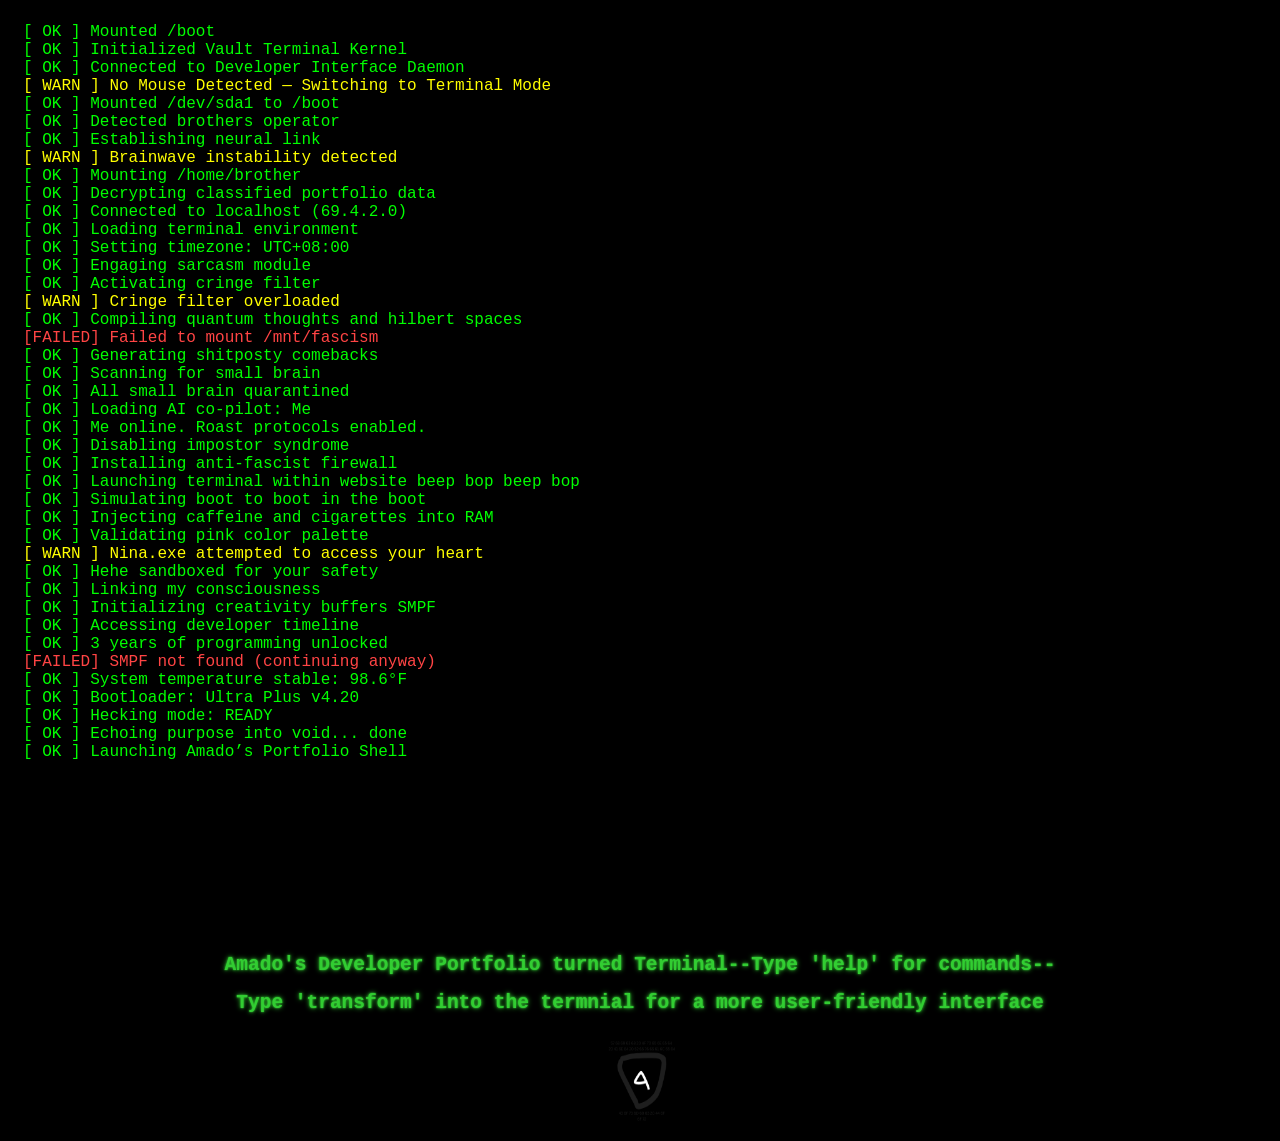
<file: index.html>
<!DOCTYPE html>
<html lang="en">
<head>
  <meta charset="UTF-8">
  <title>Terminal Portfolio</title>
  <link rel="stylesheet" href="style.css">
</head>
<body>
  <script src="extraScripts/noMonkeyBusiness.js"></script>
  <!--LOADER-->
  <div id="loader" class="glitch-wrapper">
    <div class="glitch-text" data-text="BOOTING SYSTEM...">BOOTING SYSTEM...</div>
  </div>

  <div id="bootlog" style="display: none;"></div>
  
<!--CONTENT-->
<div id="content">
  <nav id="navbar">
    <div class="glitching_letters">
      <h1>Amado's Developer Portfolio turned Terminal--Type 'help' for commands--</h1>
      <h2>Type 'transform' into the termnial for a more user-friendly interface</h2>
    </div>
  </nav>
  <div id="terminal-container" style="display: none;">
    <div id="terminal">
      <div id="output"></div>
    
      <div id="input-line">
        <span class="prompt">&gt;</span>
        <input type="text" id="commandInput" autofocus />
      </div>
    </div>
  </div>
  <div class="image-container">
    <img class="logo" src="Images/bg1.jpg">
  </div>
</div>

<script src="script.js"></script>
</body>
</html>
</file>
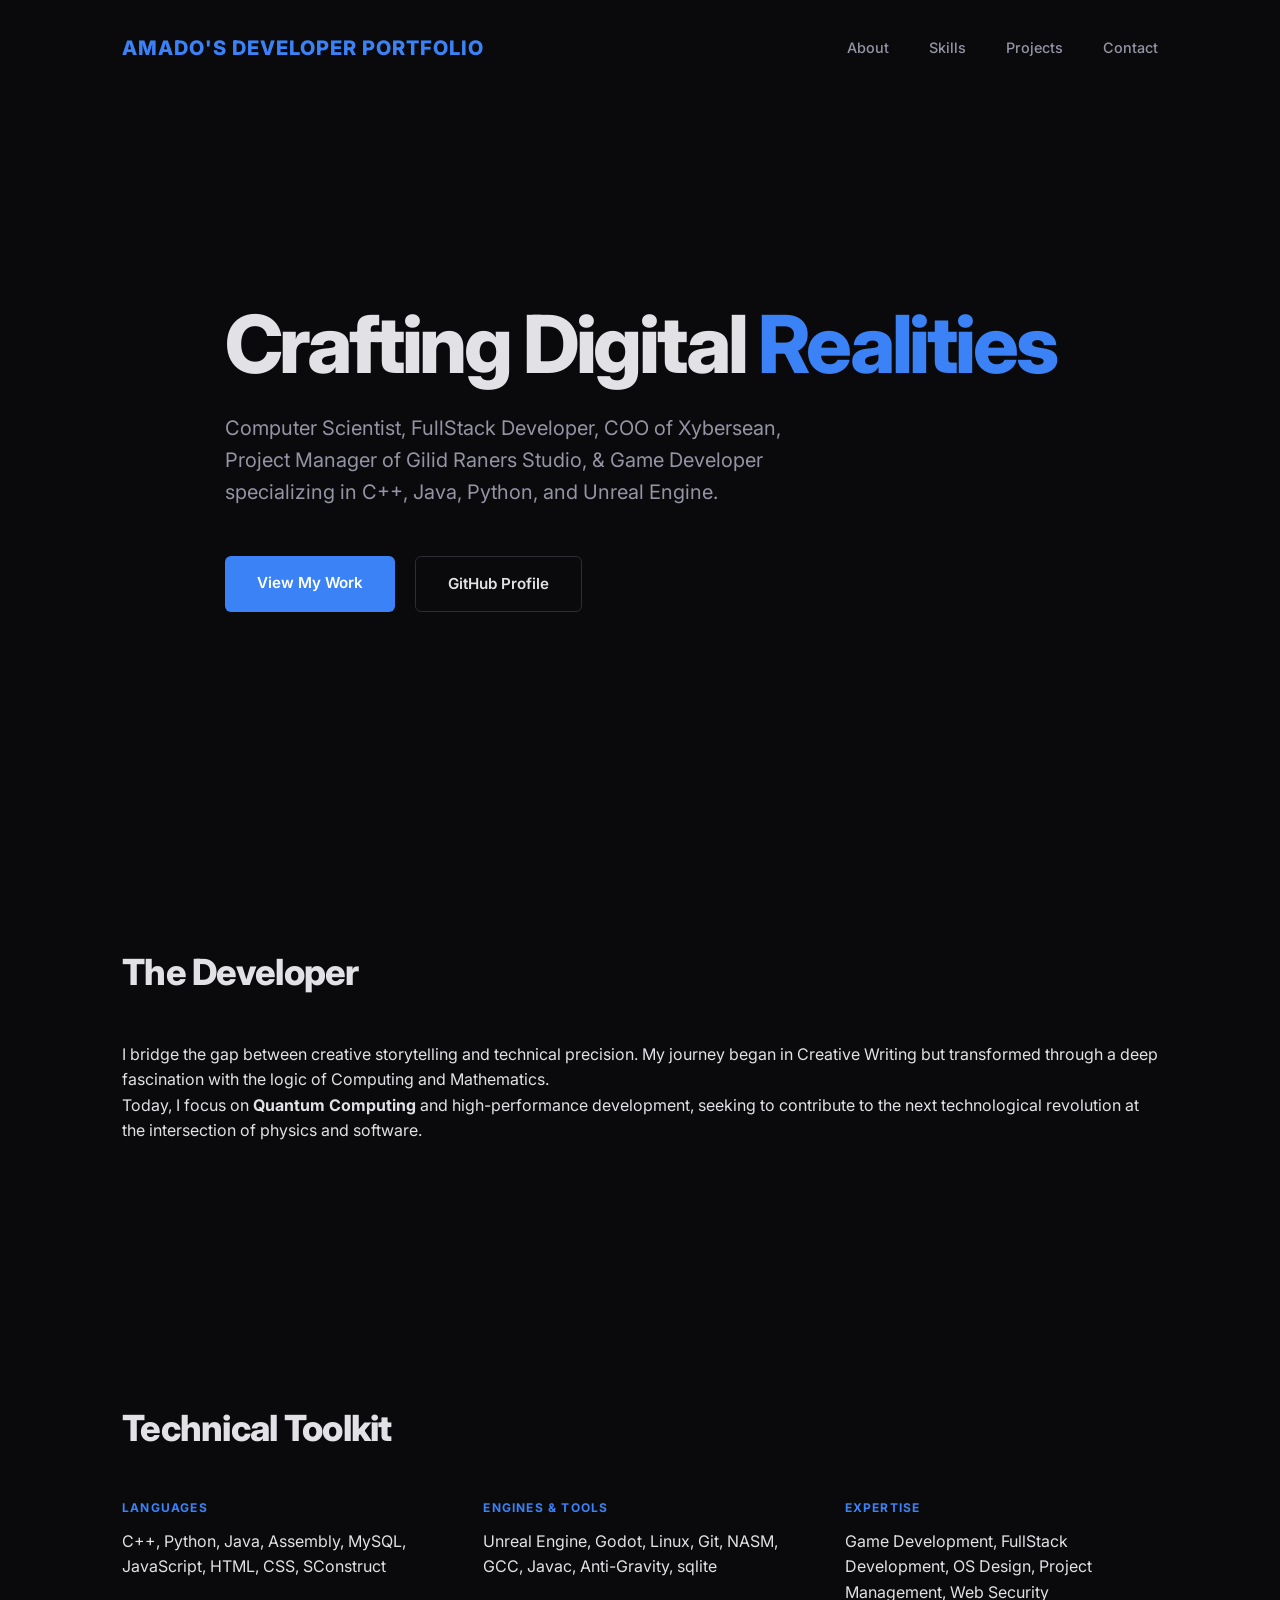
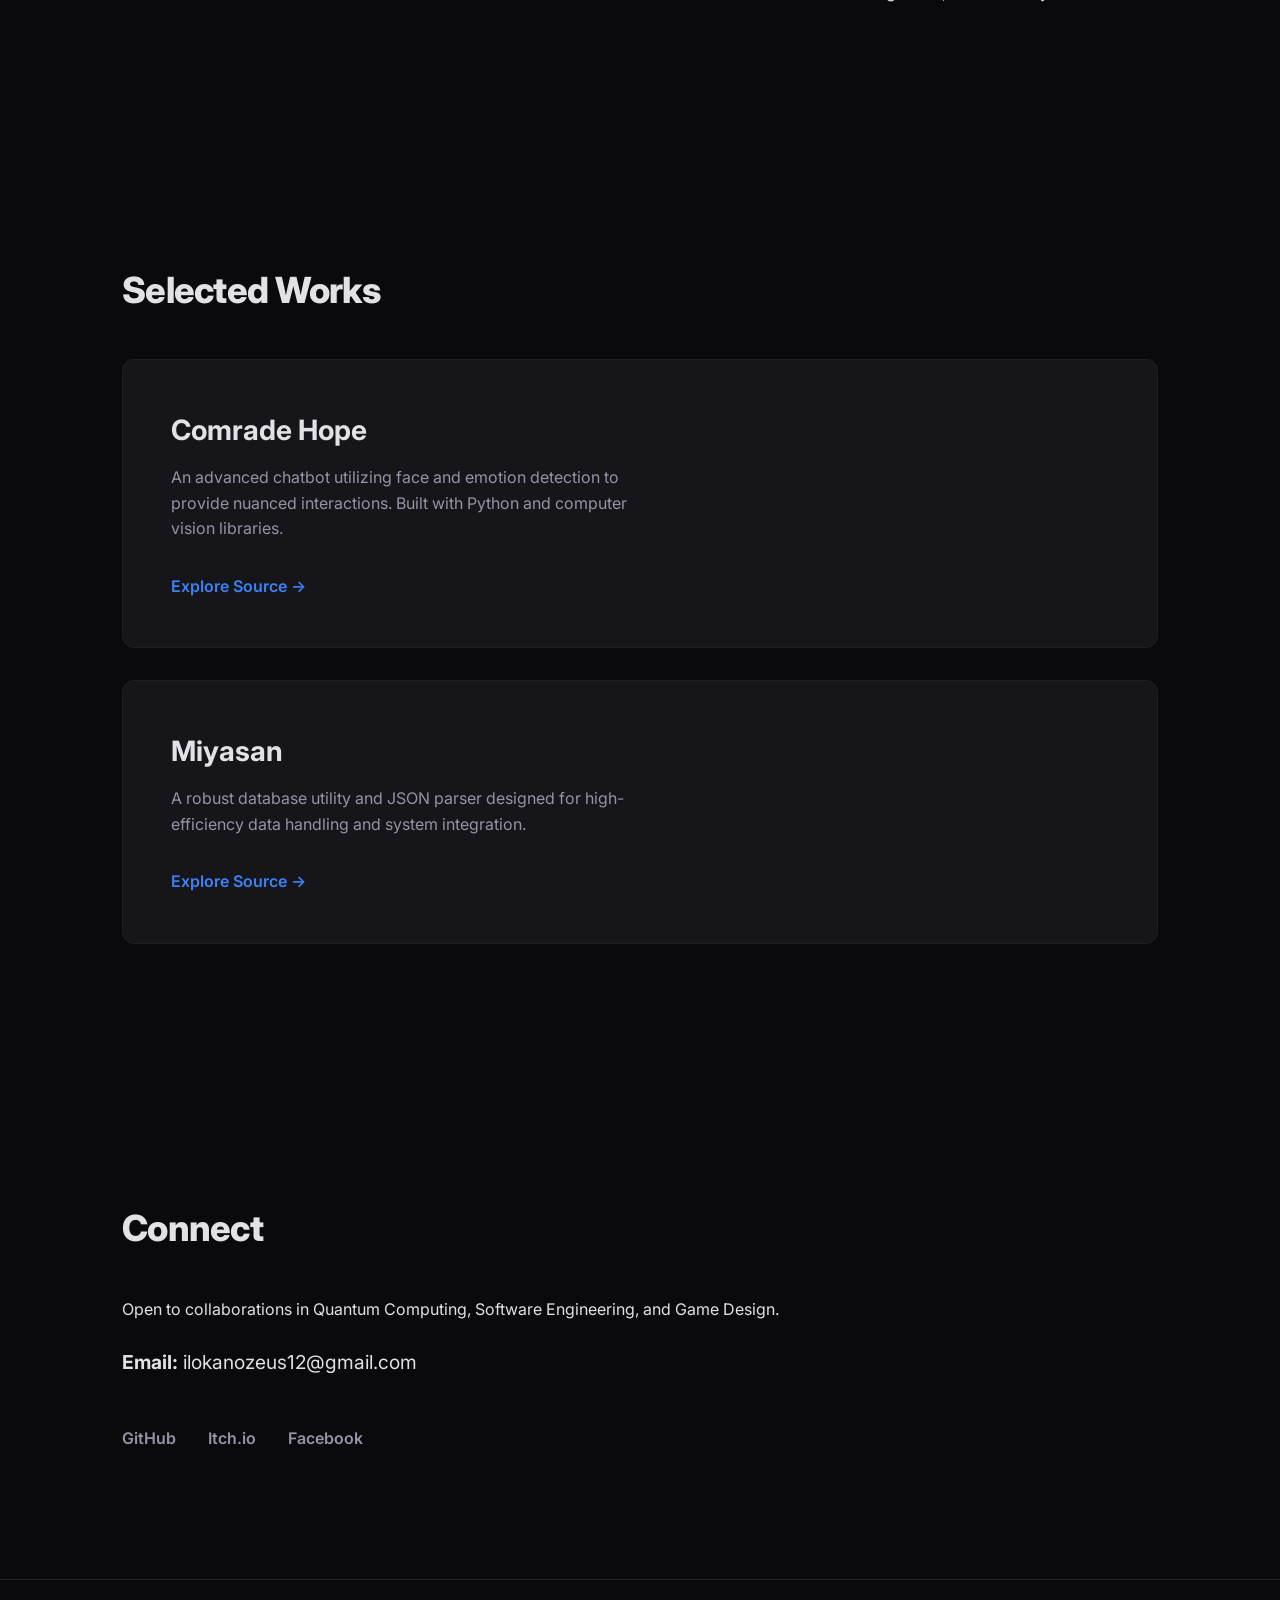
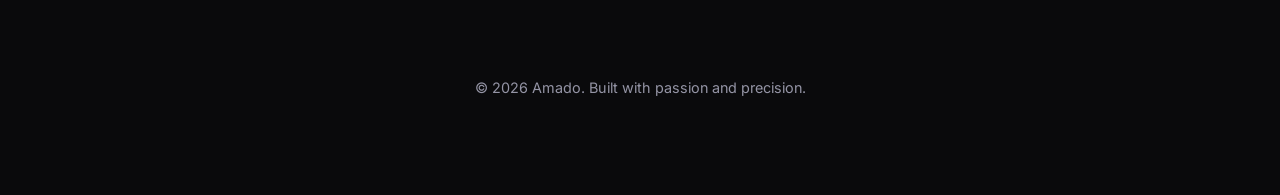
<file: transform.html>
<!DOCTYPE html>
<html lang="en">
<head>
    <meta charset="UTF-8">
    <meta name="viewport" content="width=device-width, initial-scale=1.0">
    <title>Amado | Professional Portfolio</title>
    <link rel="stylesheet" href="newStyle.css">
    <link rel="preconnect" href="https://fonts.googleapis.com">
    <link rel="preconnect" href="https://fonts.gstatic.com" crossorigin>
    <link href="https://fonts.googleapis.com/css2?family=Inter:wght@300;400;600;800&display=swap" rel="stylesheet">
    <script src="extraScripts/noMonkeyBusiness.js"></script>
</head>
<body>
    <div id="loader">
        <div class="rotating-dot"></div>
    </div>

    <div id="content">
        <header>
            <nav class="nav-container">
                <span class="brand">AMADO'S DEVELOPER PORTFOLIO</span>
                <ul>
                    <li><a href="#about">About</a></li>
                    <li><a href="#skills">Skills</a></li>
                    <li><a href="#projects">Projects</a></li>
                    <li><a href="#contact">Contact</a></li>
                </ul>
            </nav>
        </header>

        <main>
            <section id="hero" class="fade-in">
                <div class="container">
                    <h1>Crafting Digital <span class="accent">Realities</span></h1>
                    <p class="subtitle">Computer Scientist, FullStack Developer, COO of <a href="https://xybersean.com" target="_blank">Xybersean</a>, Project Manager of Gilid Raners Studio, & Game Developer specializing in C++, Java, Python, and Unreal Engine.</p>
                    <div class="cta-group">
                        <a href="#projects" class="btn primary">View My Work</a>
                        <a href="https://github.com/ArtemioVibora" class="btn secondary">GitHub Profile</a>
                    </div>
                </div>
            </section>

            <section id="about">
                <div class="container">
                    <h2>The Developer</h2>
                    <p>I bridge the gap between creative storytelling and technical precision. My journey began in Creative Writing but transformed through a deep fascination with the logic of Computing and Mathematics.</p>
                    <p>Today, I focus on <strong>Quantum Computing</strong> and high-performance development, seeking to contribute to the next technological revolution at the intersection of physics and software.</p>
                </div>
            </section>

            <section id="skills">
                <div class="container">
                    <h2>Technical Toolkit</h2>
                    <div class="skills-grid">
                        <div class="skill-category">
                            <h3>Languages</h3>
                            <p>C++, Python, Java, Assembly, MySQL, JavaScript, HTML, CSS, SConstruct</p>
                        </div>
                        <div class="skill-category">
                            <h3>Engines & Tools</h3>
                            <p>Unreal Engine, Godot, Linux, Git, NASM, GCC, Javac, Anti-Gravity, sqlite</p>
                        </div>
                        <div class="skill-category">
                            <h3>Expertise</h3>
                            <p>Game Development, FullStack Development, OS Design, Project Management, Web Security</p>
                        </div>
                    </div>
                </div>
            </section>

            <section id="projects">
                <div class="container">
                    <h2>Selected Works</h2>
                    <div class="project-list">
                        <div class="project-item">
                            <h3>Comrade Hope</h3>
                            <p>An advanced chatbot utilizing face and emotion detection to provide nuanced interactions. Built with Python and computer vision libraries.</p>
                            <a href="https://github.com/ArtemioVibora/Comrade_Hope" target="_blank" class="link">Explore Source &rarr;</a>
                        </div>
                        <div class="project-item">
                            <h3>Miyasan</h3>
                            <p>A robust database utility and JSON parser designed for high-efficiency data handling and system integration.</p>
                            <a href="https://github.com/ArtemioVibora/Miyasan" target="_blank" class="link">Explore Source &rarr;</a>
                        </div>
                    </div>
                </div>
            </section>

            <section id="contact">
                <div class="container">
                    <h2>Connect</h2>
                    <p>Open to collaborations in Quantum Computing, Software Engineering, and Game Design.</p>
                    <p class="contact-email"><strong>Email:</strong> ilokanozeus12@gmail.com</p>
                    <div class="socials">
                        <a href="https://github.com/ArtemioVibora">GitHub</a>
                        <a href="https://gilidraner.itch.io/">Itch.io</a>
                        <a href="https://www.facebook.com/ilokano.si.zeus/">Facebook</a>
                    </div>
                </div>
            </section>
        </main>

        <footer>
            <div class="container">
                <p>&copy; 2026 Amado. Built with passion and precision.</p>
            </div>
        </footer>
    </div>

    <script src="script.js"></script>
</body>
</html>
</file>
<file: style.css>
:root {
  --primary-color: #00ff00;
  --background-color: black;

  --text-color: limegreen;
  --font-family: monospace;
}

/* style.css */
body {
  background: var(--background-color);
  color: var(--text-color);
  font-family: var(--font-family);
  /*margin: 0;
  height: 100vh;
  display: flex;
  align-items: center;
  justify-content: center;*/
}

a {
  color: var(--text-color);
}

ul {
  list-style-type: none;
  padding: 0;
  margin: 0;
}

#navbar
{
  /*border: 2px var(--text-color) solid;*/
  background-color: var(--background-color);
  color: var(--text-color);
  display: flex;
  justify-content: center; 
  text-align: center;
}

#navbar > h1
{
  margin-left: 5px;
}

#terminal-container
{
  margin: 0;
  height: 100vh;
  display: flex;
  align-items: center;
  justify-content: center;
}

#terminal {
  
  width: 80%;
  height: 80%;
  background: var(--background-color);
  padding: 10px;
  overflow-y: auto;
  border: 2px solid var(--text-color);
}

#input-line {
  display: flex;
}

.prompt {
  margin-right: 5px;
}

#commandInput {
  background: var(--background-color);
  color: var(--text-color);
  border: none;
  outline: none;
  width: 100%;
  font-family: monospace;
}

.logo
{
  height: 100px;
  width: 150px;
  margin-top: 0px;
  padding: 0;
  margin-left: auto;
  margin-right: auto;
  display: block;
}


/*Debugging*/
.imageTest
{
  width: 200px;
  height: 200px;
  margin-top: 5px;
  margin-bottom: 5px;
  margin-left: 5px;
}

/*loader*/
#loader {
  position: fixed;
  top: 0;
  left: 0;
  width: 100%;
  height: 100%;
  background-color: var(--background-color);
  display: flex;
  justify-content: center;
  align-items: center;
  z-index: 9999;
  transition: opacity 10s ease;
}

/* Glitch Text */
.glitch-wrapper {
  text-align: center;
  font-size: 2rem;
  letter-spacing: 2px;
}

.glitch-text {
  position: relative;
  color: var(--text-color);
  text-shadow: 0 0 2px var(--text-color), 0 0 5px var(--text-color);
  animation: flicker 2s infinite;
}
.glitching_letters
{
  position: relative;
  color: var(--text-color);
  text-shadow: 0 0 2px var(--text-color), 0 0 5px var(--text-color);
  animation: flicker 2s infinite;
}

.glitch-text::before,
.glitch-text::after {
  content: attr(data-text);
  position: absolute;
  left: 0;
  top: 0;
  width: 100%;
  color: var(--text-color);
  overflow: hidden;
  clip: rect(0, 0, 0, 0);
}

.glitch-text::before {
  animation: glitchTop 2s infinite linear;
  color: var(--text-color);
  z-index: -1;
}

.glitch-text::after {
  animation: glitchBottom 1.5s infinite linear;
  color: var(--text-color);
  z-index: -2;
}

/**/
.glitching-letters::before,
.glitching_letters::after {
  content: attr(data-text);
  position: absolute;
  left: 0;
  top: 0;
  width: 100%;
  color: var(--text-color);
  overflow: hidden;
  clip: rect(0, 0, 0, 0);
}

.glitching_letters::before {
  animation: glitchTop 2s infinite linear;
  color: var(--text-color);
  z-index: -1;
}

.glitching_letters::after {
  animation: glitchBottom 1.5s infinite linear;
  color: var(--text-color);
  z-index: -2;
}

@keyframes flicker {
  0%, 19%, 21%, 23%, 25%, 54%, 56%, 100% {
    opacity: 1;
  }
  20%, 22%, 24%, 55% {
    opacity: 0.3;
  }
}

@keyframes glitchTop {
  0% {
    clip: rect(0, 9999px, 0, 0);
    transform: translate(0, 0);
  }
  10% {
    clip: rect(0, 9999px, 10px, 0);
    transform: translate(-2px, -2px);
  }
  20% {
    clip: rect(0, 9999px, 20px, 0);
    transform: translate(2px, 0);
  }
  30% {
    clip: rect(0, 9999px, 30px, 0);
    transform: translate(-1px, 1px);
  }
  100% {
    clip: rect(0, 9999px, 0, 0);
    transform: translate(0, 0);
  }
}

@keyframes glitchBottom {
  0% {
    clip: rect(0, 9999px, 0, 0);
    transform: translate(0, 0);
  }
  10% {
    clip: rect(30px, 9999px, 40px, 0);
    transform: translate(2px, 1px);
  }
  20% {
    clip: rect(50px, 9999px, 60px, 0);
    transform: translate(-1px, -1px);
  }
  30% {
    clip: rect(70px, 9999px, 80px, 0);
    transform: translate(3px, 2px);
  }
  100% {
    clip: rect(0, 9999px, 0, 0);
    transform: translate(0, 0);
  }
}
/*Terminal flicker
/* Flicker effect on terminal container */

/*
#terminal-container {
  animation: flickerScreen 2s infinite;
  background-color: black;
  color: #00ff00;
  font-family: monospace;
}


#output, .prompt, #commandInput {
  animation: flickerText 3s infinite;
}
*/
/*
@keyframes flickerScreen {
  0%, 100% {
    opacity: 1;
  }
  10% {
    opacity: 0.95;
  }
  20% {
    opacity: 0.85;
  }
  30% {
    opacity: 0.9;
  }
  40% {
    opacity: 0.6;
  }
  50% {
    opacity: 0.75;
  }
  60% {
    opacity: 0.9;
  }
  70% {
    opacity: 0.7;
  }
  80% {
    opacity: 0.85;
  }
  90% {
    opacity: 0.95;
  }
}

/*
@keyframes flickerText {
  0%, 100% {
    opacity: 1;
  }
  50% {
    opacity: 0.6;
  }
}


#commandInput {
  background: none;
  border: none;
  outline: none;
  color: #00ff00;
  caret-color: #00ff00;
  font-family: 'Courier New', monospace;
  animation: blinkInput 1s steps(1) infinite;
}

@keyframes blinkInput {
  50% {
    opacity: 0.5;
  }
}

DISTRACTING LMAO
*/

#bootlog {
  font-family: 'Courier New', monospace;
  color: #00ff00;
  background: black;
  padding: 15px;
  white-space: pre;
  height: 100vh;
  overflow-y: auto;
}

.boot-ok { color: #00ff00; }
.boot-fail { color: #ff4444; }
.boot-warn { color: #ffff00; }

.image-container {
  display: flex;
  flex-wrap: nowrap;
  justify-content: center;
  align-items: center;
}
</file>
<file: newStyle.css>
:root {
    --bg: #0a0a0c;
    --surface: #16161a;
    --text: #e1e1e6;
    --text-muted: #9494a5;
    --accent: #3b82f6; 
    --accent-glow: rgba(59, 130, 246, 0.4);
    --font: 'Inter', -apple-system, BlinkMacSystemFont, 'Segoe UI', Roboto, sans-serif;
}

* {
    margin: 0;
    padding: 0;
    box-sizing: border-box;
}

html {
    scroll-behavior: smooth;
}

body {
    background-color: var(--bg);
    color: var(--text);
    font-family: var(--font);
    line-height: 1.6;
    overflow-x: hidden;
}

a {
    color: inherit;
    text-decoration: none;
    transition: 0.3s cubic-bezier(0.4, 0, 0.2, 1);
}

/* Loader Overlay (managed by script.js) */
#loader {
    position: fixed;
    top: 0; left: 0;
    width: 100%; height: 100%;
    background: var(--bg);
    display: flex;
    justify-content: center;
    align-items: center;
    z-index: 9999;
    transition: opacity 0.6s ease;
}

.rotating-dot {
    width: 30px;
    height: 30px;
    border-radius: 50%;
    border: 2px solid rgba(255, 255, 255, 0.1);
    border-top-color: var(--accent);
    animation: spin 0.8s linear infinite;
}

@keyframes spin {
    to { transform: rotate(360deg); }
}

/* Hide content initially (script.js toggles this) */
#content {
    display: none; 
}

.container {
    max-width: 1100px;
    margin: 0 auto;
    padding: 0 2rem;
}

/* Navigation */
.nav-container {
    display: flex;
    justify-content: space-between;
    align-items: center;
    padding: 2rem 2rem;
    max-width: 1100px;
    margin: 0 auto;
}

.brand {
    font-weight: 800;
    font-size: 1.25rem;
    letter-spacing: 1px;
    color: var(--accent);
}

nav ul {
    display: flex;
    list-style: none;
    gap: 2.5rem;
}

nav ul a {
    font-size: 0.9rem;
    font-weight: 500;
    color: var(--text-muted);
}

nav ul a:hover {
    color: var(--text);
}

/* Sections */
section {
    padding: 8rem 0;
}

h2 {
    font-size: 2.25rem;
    font-weight: 800;
    margin-bottom: 2.5rem;
    letter-spacing: -0.02em;
}

/* Hero Section */
#hero {
    min-height: 80vh;
    display: flex;
    align-items: center;
}

#hero h1 {
    font-size: clamp(3rem, 8vw, 5rem);
    font-weight: 800;
    line-height: 1.1;
    margin-bottom: 1.5rem;
    letter-spacing: -0.04em;
}

.accent {
    color: var(--accent);
}

.subtitle {
    font-size: 1.25rem;
    color: var(--text-muted);
    max-width: 600px;
    margin-bottom: 3rem;
}

.cta-group {
    display: flex;
    gap: 1.25rem;
}

.btn {
    padding: 0.9rem 2rem;
    border-radius: 6px;
    font-weight: 600;
    font-size: 0.95rem;
}

.btn.primary {
    background: var(--accent);
    color: white;
}

.btn.secondary {
    border: 1px solid #2d2d35;
    background: transparent;
}

.btn:hover {
    transform: translateY(-2px);
    filter: brightness(1.1);
}

/* Skills & Experience */
.skills-grid {
    display: grid;
    grid-template-columns: repeat(auto-fit, minmax(300px, 1fr));
    gap: 3rem;
}

.skill-category h3 {
    color: var(--accent);
    font-size: 0.75rem;
    text-transform: uppercase;
    letter-spacing: 0.1em;
    margin-bottom: 0.75rem;
}

/* Projects */
.project-list {
    display: grid;
    gap: 2rem;
}

.project-item {
    background: var(--surface);
    padding: 3rem;
    border-radius: 12px;
    border: 1px solid #1f1f23;
    transition: border-color 0.3s;
}

.project-item:hover {
    border-color: var(--accent);
}

.project-item h3 {
    font-size: 1.75rem;
    margin-bottom: 0.75rem;
}

.project-item p {
    color: var(--text-muted);
    margin-bottom: 2rem;
    max-width: 500px;
}

.link {
    color: var(--accent);
    font-weight: 600;
    display: inline-block;
}

/* Contact */
.contact-email {
    font-size: 1.2rem;
    margin: 1.5rem 0;
}

.socials {
    display: flex;
    gap: 2rem;
    margin-top: 3rem;
}

.socials a {
    font-weight: 600;
    color: var(--text-muted);
}

.socials a:hover {
    color: var(--text);
}

footer {
    padding: 6rem 0;
    border-top: 1px solid #1f1f23;
    text-align: center;
    color: var(--text-muted);
    font-size: 0.9rem;
}

/* Animations */
.fade-in {
    animation: fadeIn 1s cubic-bezier(0.4, 0, 0.2, 1);
}

@keyframes fadeIn {
    from { opacity: 0; transform: translateY(30px); }
    to { opacity: 1; transform: translateY(0); }
}

@media (max-width: 768px) {
    section { padding: 4rem 0; }
    .nav-container { padding: 1.5rem 1rem; }
    nav ul { display: none; }
    .project-item { padding: 2rem; }
}
</file>
